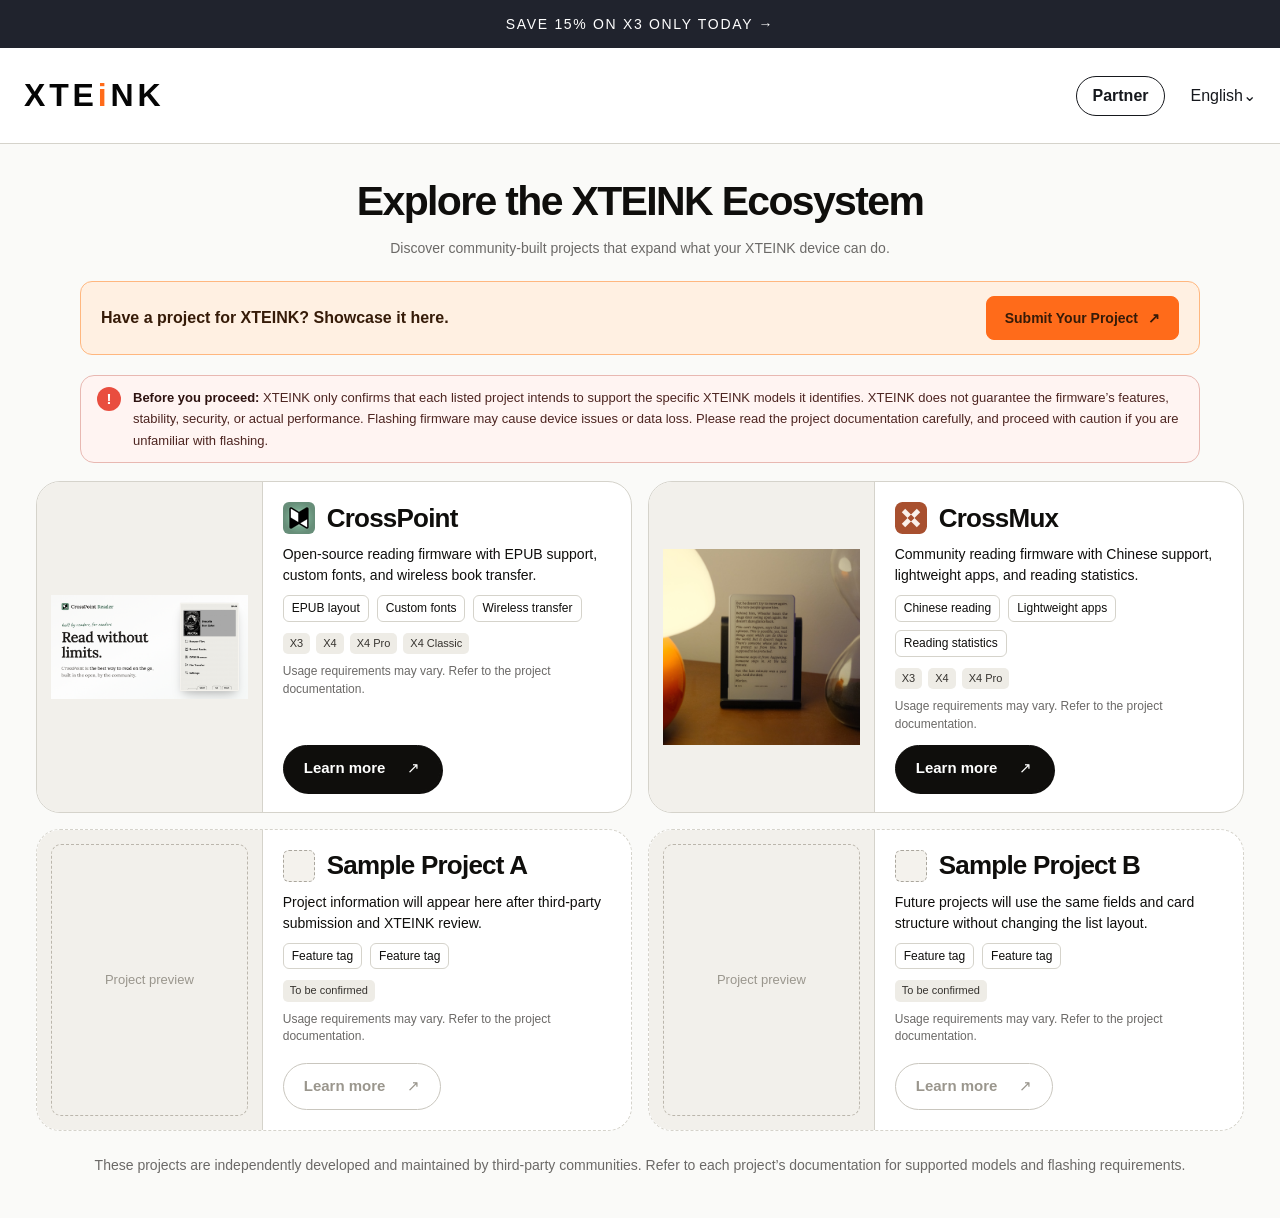
<file: index.html>
<!doctype html>
<html lang="en">
<head>
  <meta charset="utf-8">
  <meta name="viewport" content="width=device-width,initial-scale=1">
  <title>v1.0-官网-第三方固件推荐 Demo</title>
  <link rel="icon" href="assets/xteink-logo.png">
  <link rel="stylesheet" href="section.css?v=partner-application-v25">
</head>
<body>
<!-- 已确认：仅在国际官网顶部导航展示 Partner Tab，切换后在导航下方直接显示指引和固件列表；首批 CrossPoint。
     Demo 统一展示 CrossPoint 和 CrossMux，正式上线范围以需求文档为准。
     Partner 位于 Explore 之后、语言切换之前。
     适配范围以项目说明为准，不把开发者机型支持声明当作全量可刷承诺。
     图片为 CrossPoint 官网公开展示素材，不是本次制作的固件界面。 -->
<div class="xt-announcement">SAVE 15% ON X3 ONLY TODAY →</div>
<header class="xt-nav">
  <div class="xt-brand" aria-label="XTEINK">XTE<span>i</span>NK</div>
  <nav class="xt-nav__links" aria-label="Main navigation"><a href="#">Home</a><a href="#">Products</a><a href="#">Accessories</a><a href="#">Share &amp; Earn</a><a href="#">Reviews</a><a href="#">Support</a><a href="#">Brand</a><a href="#">Explore</a><a class="is-active" href="#third-party-firmware" aria-current="page">Partner</a></nav>
  <a class="xt-nav__mobile-partner" href="#third-party-firmware" aria-current="page">Partner</a>
  <div class="xt-nav__language">English⌄</div>
</header>
<main>
  <section class="xt-firmware" id="third-party-firmware" aria-labelledby="firmware-heading">
    <h1 class="xt-firmware__sr">官网-第三方固件推荐</h1>
    <div class="xt-firmware__intro">
      <div class="xt-firmware__intro-copy">
        <h2 class="xt-firmware__headline" id="firmware-heading">Explore the XTEINK Ecosystem</h2>
        <p class="xt-firmware__lead">Discover community-built projects that expand what your XTEINK device can do.</p>
      </div>
      <div class="xt-firmware__apply">
        <span class="xt-firmware__apply-title">Have a project for XTEINK? <span class="xt-firmware__apply-showcase">Showcase it here.</span></span>
        <a href="https://lanestar.feishu.cn/share/base/form/shrcngdFYF0LjCdyb7B7qJFNkdt" target="_blank" rel="noopener noreferrer">Submit Your Project <span aria-hidden="true">↗</span><span class="xt-firmware__sr"> (opens in a new window)</span></a>
      </div>
    </div>
    <aside class="xt-firmware__notice" aria-label="Third-party firmware notice">
      <span class="xt-firmware__notice-mark" aria-hidden="true">!</span>
      <p><strong>Before you proceed:</strong> XTEINK only confirms that each listed project intends to support the specific XTEINK models it identifies. XTEINK does not guarantee the firmware’s features, stability, security, or actual performance. Flashing firmware may cause device issues or data loss. Please read the project documentation carefully, and proceed with caution if you are unfamiliar with flashing.</p>
    </aside>
    <div class="xt-firmware__list" id="firmware-list">
    <article class="xt-firmware__card" aria-labelledby="crosspoint-name">
      <div class="xt-firmware__visual">
        <img class="xt-firmware__preview" src="assets/crosspoint-preview.png" alt="CrossPoint project preview showing its reading interface" width="1200" height="630">
      </div>
      <div class="xt-firmware__content">
        <div class="xt-firmware__identity">
          <img src="assets/crosspoint-icon.png" alt="" width="32" height="32">
          <h2 id="crosspoint-name">CrossPoint</h2>
        </div>
        <p class="xt-firmware__description">Open-source reading firmware with EPUB support, custom fonts, and wireless book transfer.</p>
        <ul class="xt-firmware__tags" aria-label="Key features">
          <li>EPUB layout</li><li>Custom fonts</li><li>Wireless transfer</li>
        </ul>
        <div class="xt-firmware__models" aria-label="Supported models">
          <ul><li>X3</li><li>X4</li><li>X4 Pro</li><li>X4 Classic</li></ul>
        </div>
        <p class="xt-firmware__compatibility">Usage requirements may vary. Refer to the project documentation.</p>
        <div class="xt-firmware__actions">
          <a class="xt-firmware__button xt-firmware__button--primary" href="https://crosspointreader.com/" target="_blank" rel="noopener noreferrer">Learn more<span aria-hidden="true">↗</span><span class="xt-firmware__sr"> (opens in a new window)</span></a>
        </div>
      </div>
    </article>
    <article class="xt-firmware__card" aria-labelledby="crossmux-name" id="crossmux-card">
      <div class="xt-firmware__visual">
        <img class="xt-firmware__preview xt-firmware__preview--photo" src="assets/crossmux-preview.jpg" alt="CrossMux project preview running on an XTEINK reader" loading="lazy">
      </div>
      <div class="xt-firmware__content">
        <div class="xt-firmware__identity">
          <img src="assets/crossmux-logo.svg" alt="" width="32" height="32">
          <h2 id="crossmux-name">CrossMux</h2>
        </div>
        <p class="xt-firmware__description">Community reading firmware with Chinese support, lightweight apps, and reading statistics.</p>
        <ul class="xt-firmware__tags" aria-label="Key features">
          <li>Chinese reading</li><li>Lightweight apps</li><li>Reading statistics</li>
        </ul>
        <div class="xt-firmware__models" aria-label="Supported models">
          <ul><li>X3</li><li>X4</li><li>X4 Pro</li></ul>
        </div>
        <p class="xt-firmware__compatibility">Usage requirements may vary. Refer to the project documentation.</p>
        <div class="xt-firmware__actions">
          <a class="xt-firmware__button xt-firmware__button--primary" href="https://crossmux.cn/" target="_blank" rel="noopener noreferrer">Learn more<span aria-hidden="true">↗</span><span class="xt-firmware__sr"> (opens in a new window)</span></a>
        </div>
      </div>
    </article>
    <article class="xt-firmware__card xt-firmware__card--placeholder" aria-labelledby="placeholder-a-name">
      <div class="xt-firmware__visual"><div class="xt-firmware__visual-placeholder">Project preview</div></div>
      <div class="xt-firmware__content">
        <div class="xt-firmware__identity"><span class="xt-firmware__icon-placeholder" aria-hidden="true"></span><h2 id="placeholder-a-name">Sample Project A</h2></div>
        <p class="xt-firmware__description">Project information will appear here after third-party submission and XTEINK review.</p>
        <ul class="xt-firmware__tags" aria-label="Key features"><li>Feature tag</li><li>Feature tag</li></ul>
        <div class="xt-firmware__models" aria-label="Supported models"><ul><li>To be confirmed</li></ul></div>
        <p class="xt-firmware__compatibility">Usage requirements may vary. Refer to the project documentation.</p>
        <div class="xt-firmware__actions"><span class="xt-firmware__button xt-firmware__button--disabled" aria-disabled="true">Learn more<span aria-hidden="true">↗</span></span></div>
      </div>
    </article>
    <article class="xt-firmware__card xt-firmware__card--placeholder" aria-labelledby="placeholder-b-name">
      <div class="xt-firmware__visual"><div class="xt-firmware__visual-placeholder">Project preview</div></div>
      <div class="xt-firmware__content">
        <div class="xt-firmware__identity"><span class="xt-firmware__icon-placeholder" aria-hidden="true"></span><h2 id="placeholder-b-name">Sample Project B</h2></div>
        <p class="xt-firmware__description">Future projects will use the same fields and card structure without changing the list layout.</p>
        <ul class="xt-firmware__tags" aria-label="Key features"><li>Feature tag</li><li>Feature tag</li></ul>
        <div class="xt-firmware__models" aria-label="Supported models"><ul><li>To be confirmed</li></ul></div>
        <p class="xt-firmware__compatibility">Usage requirements may vary. Refer to the project documentation.</p>
        <div class="xt-firmware__actions"><span class="xt-firmware__button xt-firmware__button--disabled" aria-disabled="true">Learn more<span aria-hidden="true">↗</span></span></div>
      </div>
    </article>
    </div>
    <p class="xt-firmware__note">These projects are independently developed and maintained by third-party communities. Refer to each project’s documentation for supported models and flashing requirements.</p>
  </section>
</main>
</body>
</html>
</file>
<file: section.css>
:root{color-scheme:light;--xt-paper:#fafaf8;--xt-ink:#0f0e0c;--xt-muted:#6b6967;--xt-line:#d5d3cb;--xt-soft:#f2f0eb;--xt-white:#fff;--xt-accent:#e94d3f;--xt-partner-bg:#fff0e2;--xt-partner-border:#ffb77f;--xt-partner-action:#ff6b1a;--xt-partner-ink:#361b08}
*{box-sizing:border-box}
body{margin:0;background:var(--xt-paper);color:var(--xt-ink);font-family:-apple-system,BlinkMacSystemFont,"PingFang SC","Microsoft YaHei",sans-serif}
.xt-announcement{height:48px;display:grid;place-items:center;background:#20232d;color:#fff;font-size:14px;letter-spacing:.12em}
.xt-nav{height:96px;display:flex;align-items:center;padding:0 52px;border-bottom:1px solid var(--xt-line);gap:26px;background:#fff;font-family:Avenir Next,Avenir,-apple-system,BlinkMacSystemFont,"Segoe UI",sans-serif}
.xt-brand{font-size:32px;font-weight:800;letter-spacing:.12em;margin-right:auto;color:#050505}.xt-brand span{color:#ff6b1a}
.xt-nav__links{display:flex;align-items:center;gap:24px}.xt-nav__links a,.xt-nav__language,.xt-nav__mobile-partner{color:#16181d;font-size:16px;text-decoration:none;white-space:nowrap}.xt-nav__links a:hover,.xt-nav__links a:focus-visible{text-decoration:underline;text-underline-offset:7px}.xt-nav__links .is-active{font-weight:700;text-decoration:underline;text-decoration-thickness:2px;text-underline-offset:8px}.xt-nav__language{margin-left:16px}.xt-nav__mobile-partner{display:none;font-weight:700;padding:10px 15px;border:1px solid #16181d;border-radius:999px}
.xt-firmware{max-width:1440px;margin:auto;padding:32px 36px 40px}
.xt-firmware__intro{max-width:1120px;margin:0 auto 20px;display:grid;grid-template-columns:1fr;gap:20px;text-align:center}
.xt-firmware__eyebrow{margin:0 0 20px;font-size:14px;letter-spacing:.16em;color:var(--xt-muted)}
.xt-firmware__headline{margin:0;font-size:clamp(32px,3.2vw,42px);line-height:1.25;letter-spacing:-.04em;font-weight:650;text-wrap:balance}
.xt-firmware__headline span{color:var(--xt-accent)}
.xt-firmware__lead{margin:10px 0 0;font-size:14px;line-height:1.7;color:var(--xt-muted)}
.xt-firmware__apply{display:flex;align-items:center;justify-content:space-between;gap:18px;padding:14px 20px;border:1px solid var(--xt-partner-border);border-radius:12px;background:var(--xt-partner-bg)}
.xt-firmware__apply-title{font-size:16px;font-weight:650;line-height:1.5;color:var(--xt-partner-ink)}
.xt-firmware__apply-showcase{white-space:nowrap}
.xt-firmware__apply a{display:inline-flex;align-items:center;gap:10px;min-height:44px;padding:10px 18px;border:1px solid var(--xt-partner-action);border-radius:8px;background:var(--xt-partner-action);color:var(--xt-partner-ink);font-size:14px;font-weight:650;line-height:1.35;text-decoration:none;transition:transform .15s,box-shadow .15s}
.xt-firmware__apply a:hover{background:#f45e0c;border-color:#f45e0c;transform:translateY(-1px)}.xt-firmware__apply a:focus-visible{outline:3px solid var(--xt-partner-ink);outline-offset:4px}
.xt-firmware__notice{max-width:1120px;margin:0 auto 18px;padding:11px 16px;display:flex;align-items:flex-start;gap:12px;border:1px solid #e8b8b2;border-radius:14px;background:#fff4f2;color:#4d2521;text-align:left}
.xt-firmware__notice-mark{flex:0 0 24px;width:24px;height:24px;border-radius:50%;display:grid;place-items:center;background:var(--xt-accent);color:#fff;font-size:15px;font-weight:700;line-height:1}
.xt-firmware__notice p{margin:0;font-size:13px;line-height:1.65}
.xt-firmware__notice strong{color:#2d1210}
.xt-firmware__mobile-break{display:none}
.xt-firmware__list{display:grid;grid-template-columns:repeat(2,minmax(0,1fr));gap:16px}
.xt-firmware__card{display:flex;flex-direction:column;min-width:0;overflow:hidden;border:1px solid var(--xt-line);border-radius:24px;background:var(--xt-white)}
.xt-firmware__card[hidden]{display:none!important}
.xt-firmware__visual{display:flex;align-items:center;justify-content:center;background:var(--xt-soft);padding:32px}
.xt-firmware__preview{display:block;width:100%;height:auto;border-radius:8px;border:1px solid var(--xt-line)}
.xt-firmware__list .xt-firmware__visual{position:relative;aspect-ratio:1200/630;padding:0;overflow:hidden;flex-shrink:0}
.xt-firmware__list .xt-firmware__preview{position:absolute;inset:20px;max-height:none;object-fit:contain;width:calc(100% - 40px);height:calc(100% - 40px);border:0}
.xt-firmware__preview--photo{max-height:300px;object-fit:contain}
.xt-firmware__content{padding:20px;min-width:0;flex:1;display:flex;flex-direction:column;overflow-wrap:anywhere}
.xt-firmware__identity{display:flex;gap:12px;align-items:center}
.xt-firmware__identity img{border-radius:6px;flex-shrink:0}
.xt-firmware__identity h2{margin:0;font-size:26px;font-weight:650;line-height:1.2;letter-spacing:-.03em}
.xt-firmware__description{font-size:14px;line-height:1.5;margin:10px 0 9px;text-wrap:pretty;display:-webkit-box;-webkit-box-orient:vertical;-webkit-line-clamp:2;overflow:hidden}
.xt-firmware__tags{display:flex;gap:8px;flex-wrap:wrap;list-style:none;padding:0;margin:0}
.xt-firmware__tags li{border:1px solid var(--xt-line);border-radius:6px;padding:4px 8px;font-size:12px;line-height:1.4}
.xt-firmware__models{margin-top:11px}.xt-firmware__models ul{display:flex;flex-wrap:wrap;gap:6px;list-style:none;margin:0;padding:0}.xt-firmware__models li{padding:3px 7px;border-radius:5px;background:#eeece6;color:#36332f;font-size:11px;line-height:1.4}
.xt-firmware__compatibility{font-size:12px;color:var(--xt-muted);line-height:1.45;margin:9px 0 0}
.xt-firmware__actions{display:flex;flex-wrap:wrap;gap:14px;margin-top:auto;padding-top:12px}
.xt-firmware__button{min-height:46px;display:inline-flex;align-items:center;justify-content:center;gap:22px;padding:11px 20px;border:1px solid var(--xt-ink);border-radius:999px;color:var(--xt-ink);background:var(--xt-white);font-size:15px;font-weight:550;line-height:1.5;text-decoration:none;box-shadow:2px 2px 0 var(--xt-ink);transition:transform .15s,box-shadow .15s}
.xt-firmware__button--primary{color:var(--xt-white);background:var(--xt-ink)}
.xt-firmware__button--disabled{border-color:#c9c6be;color:#9a968d;box-shadow:none;cursor:default}.xt-firmware__button--disabled:hover{transform:none;box-shadow:none}
.xt-firmware__card--placeholder{border-style:dashed}.xt-firmware__visual-placeholder{width:calc(100% - 28px);height:calc(100% - 28px);display:grid;place-items:center;border:1px dashed #bbb6ac;border-radius:10px;color:#9a968d;font-size:13px}.xt-firmware__icon-placeholder{width:32px;height:32px;border:1px dashed #aaa69d;border-radius:6px;background:#f4f2ed}
.xt-firmware__button:hover{transform:translateY(-2px);box-shadow:2px 4px 0 var(--xt-ink)}
.xt-firmware__button:active{transform:translate(2px,2px);box-shadow:none}
.xt-firmware__button:focus-visible{outline:3px solid var(--xt-accent);outline-offset:5px}
.xt-firmware__note{font-size:14px;line-height:1.8;color:var(--xt-muted);margin:22px 8px 0;text-align:center}
.xt-firmware__sr{position:absolute;width:1px;height:1px;overflow:hidden;clip-path:inset(50%);white-space:nowrap}
@media(min-width:801px){.xt-firmware__card{display:grid;grid-template-columns:38% 62%;min-height:300px}.xt-firmware__visual,.xt-firmware__list .xt-firmware__visual{height:100%;min-height:300px;aspect-ratio:auto;border-right:1px solid var(--xt-line)}.xt-firmware__list .xt-firmware__preview{inset:14px;width:calc(100% - 28px);height:calc(100% - 28px)}}
@media(max-width:1280px){.xt-nav__links{display:none}.xt-nav__mobile-partner{display:inline-flex}.xt-nav{padding:0 24px}.xt-nav__language{margin-left:0}}
@media(max-width:800px){.xt-firmware{padding:56px 24px 40px}.xt-firmware__list{grid-template-columns:1fr;gap:24px}.xt-firmware__visual{padding:28px}.xt-firmware__preview{max-width:600px}.xt-firmware__content{padding:28px}.xt-firmware__intro{text-align:left;gap:18px}.xt-firmware__apply{flex-direction:column;align-items:flex-start;padding:16px;gap:12px}.xt-firmware__apply a{width:100%;justify-content:center}.xt-firmware__notice{margin-bottom:30px}}
@media(max-width:480px){.xt-announcement{font-size:11px}.xt-nav{height:78px;gap:12px}.xt-brand{font-size:22px}.xt-nav__language{font-size:13px}.xt-nav__mobile-partner{font-size:14px;padding:8px 12px}.xt-firmware{padding:40px 20px 32px}.xt-firmware__mobile-break{display:block}.xt-firmware__headline{font-size:32px;line-height:1.25}.xt-firmware__lead{font-size:14px;margin-top:10px}.xt-firmware__eyebrow{margin-bottom:12px}.xt-firmware__notice{padding:16px;gap:12px}.xt-firmware__notice p{font-size:13px;line-height:1.75}.xt-firmware__card{border-radius:18px}.xt-firmware__visual{padding:18px}.xt-firmware__content{padding:24px 20px 28px}.xt-firmware__identity h2{font-size:29px}.xt-firmware__description{margin-top:20px}.xt-firmware__actions{gap:12px}.xt-firmware__button{flex:1;padding:11px 14px;gap:14px}.xt-firmware__note{text-align:left;margin:20px 0 0}}
@media(prefers-reduced-motion:reduce){.xt-firmware__button{transition:none}}
</file>
